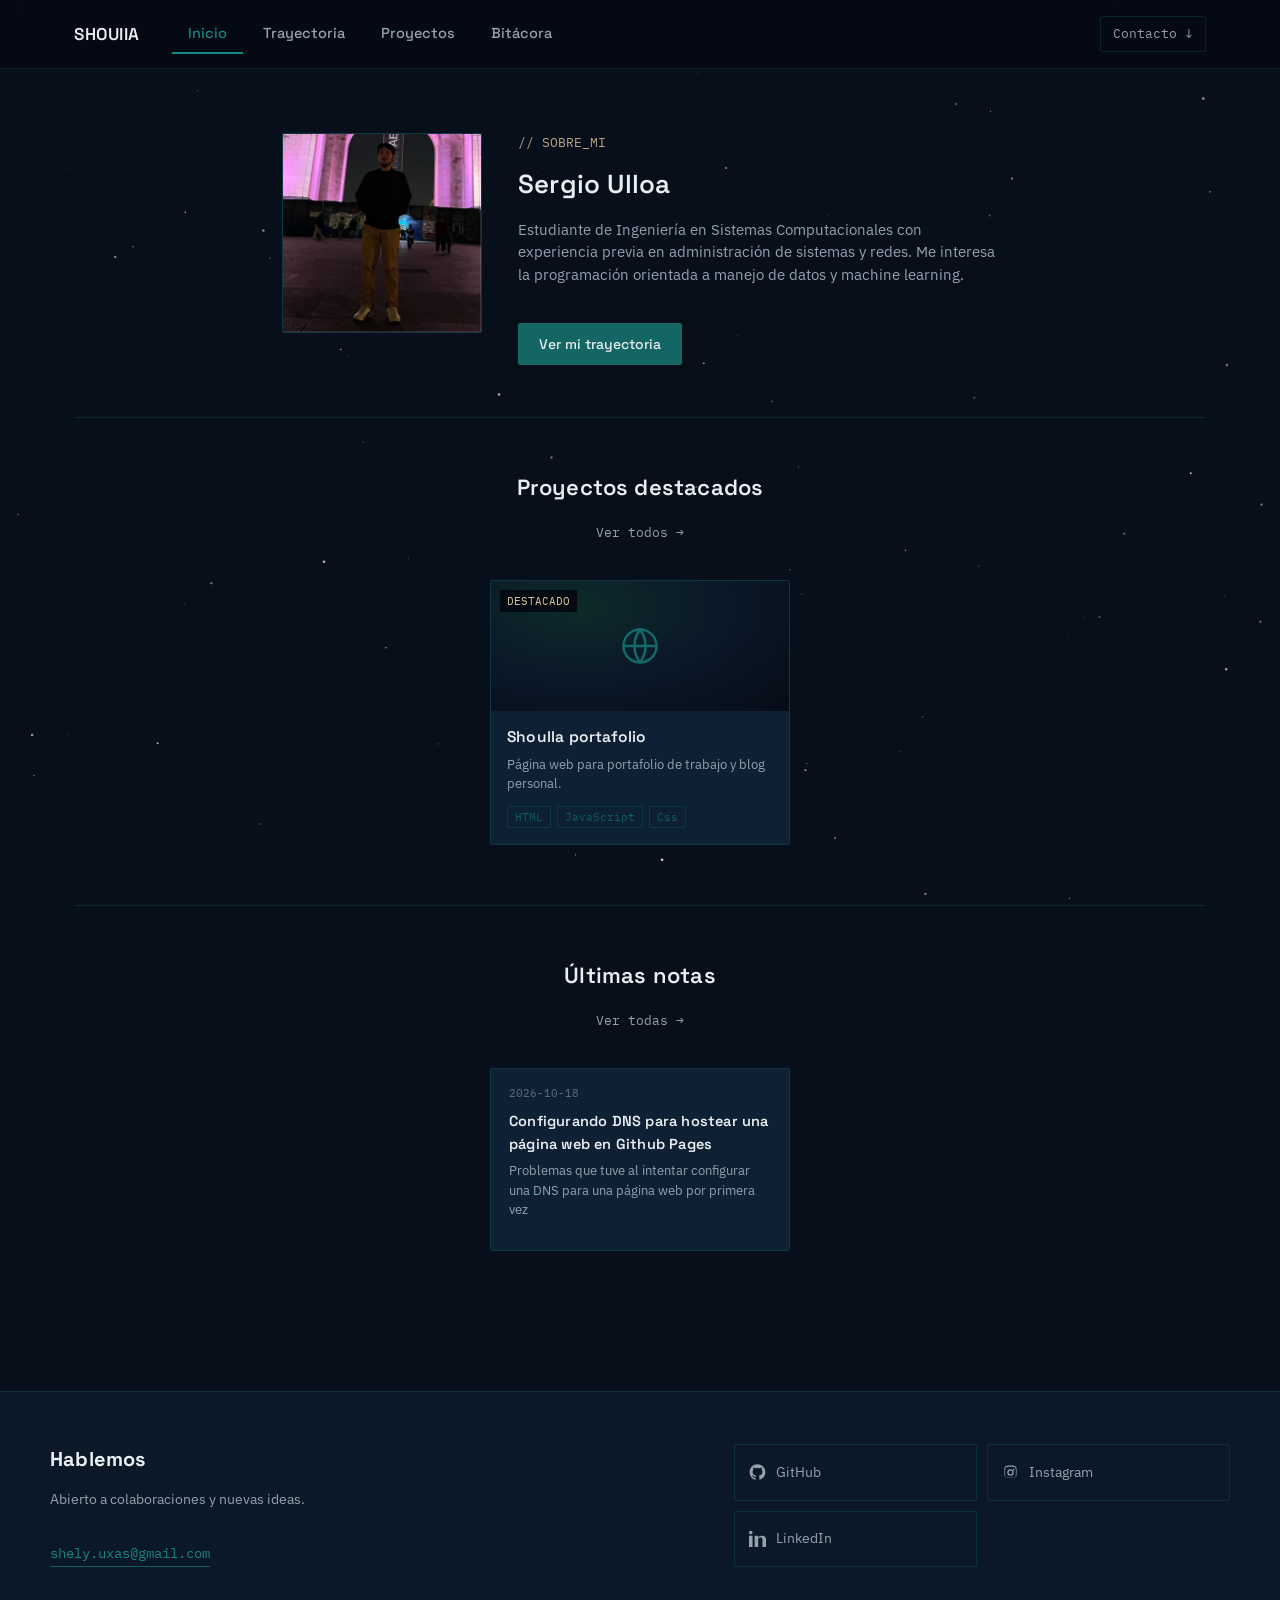
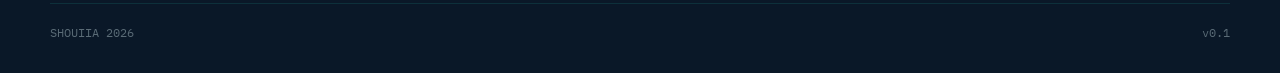
<file: index.html>
<!DOCTYPE html>
<html lang="es">
<head>
<meta charset="UTF-8">
<meta name="viewport" content="width=device-width, initial-scale=1.0, viewport-fit=cover">
<meta name="theme-color" content="#060f1a">
<title>SHOUIIA - Portafolio</title>
<link rel="preconnect" href="https://fonts.googleapis.com">
<link href="https://fonts.googleapis.com/css2?family=Space+Grotesk:wght@400;500;600;700&family=IBM+Plex+Sans:wght@400;500;600&family=IBM+Plex+Mono:wght@400;500&display=swap" rel="stylesheet">

<!-- tokens y base compartida -->
<link rel="stylesheet" href="css/variables.css">
<link rel="stylesheet" href="css/base.css">

<!-- una hoja de estilos por sección -->
<link rel="stylesheet" href="css/header.css">
<link rel="stylesheet" href="css/home.css">
<link rel="stylesheet" href="css/about.css">
<link rel="stylesheet" href="css/projects.css">
<link rel="stylesheet" href="css/blog.css">
<link rel="stylesheet" href="css/footer.css">

<!-- imagenes opcionales (foto de perfil, portadas de proyectos y notas) -->
<link rel="stylesheet" href="css/media.css">

<!-- overrides de accesibilidad, siempre al final -->
<link rel="stylesheet" href="css/motion.css">
</head>
<body>

<canvas id="stars"></canvas>

<div id="header-mount"></div>

<main id="main-mount"></main>

<div id="footer-mount"></div>

<script type="module" src="js/main.js"></script>

</body>
</html>
</file>
<file: css/variables.css>
:root{
  --bg-void:#060f1a;
  --bg-deep:#0A1828;
  --bg-panel:#0e2033;
  --bg-card:#122840;
  --line:rgba(23,133,130,0.22);
  --cyan:#178582;
  --cyan-dim:#0f5f5c;
  --pink:#BFA181;
  --amber:#d9c39c;
  --text:#e9eef2;
  --text-dim:#92a3ae;
  --text-faint:#5a6b76;
  --radius:2px;
}
</file>
<file: css/base.css>
/* ---------- reset & typography ---------- */
*{box-sizing:border-box;}
html{scroll-behavior:smooth;}
body{
  margin:0;
  background:var(--bg-void);
  color:var(--text);
  font-family:'IBM Plex Sans', sans-serif;
  font-size:16px;
  line-height:1.55;
  -webkit-font-smoothing:antialiased;
}
h1,h2,h3{
  font-family:'Space Grotesk', sans-serif;
  margin:0;
  letter-spacing:0.2px;
}
a{color:inherit;text-decoration:none;}
.mono{font-family:'IBM Plex Mono', monospace;}
::selection{background:var(--pink);color:#05070f;}
a:focus-visible, button:focus-visible, .tab:focus-visible, .card:focus-visible{
  outline:2px solid var(--cyan);
  outline-offset:3px;
}
/* los paneles de las pestañas son focusables (tabindex=0): indicador
   discreto por dentro, sin el marco exterior que rompería el layout */
.view:focus-visible{outline:1px solid var(--cyan-dim); outline-offset:-1px;}

/* ---------- starfield backdrop ---------- */
#stars{
  position:fixed; inset:0; z-index:0;
  background:var(--bg-void);
}

/* ---------- page scaffold ---------- */
main{position:relative; z-index:1; max-width:1180px; margin:0 auto; padding:0 24px 80px;}
.view{display:none;}
.view.active{display:block; animation:fadeIn .35s ease both;}
@keyframes fadeIn{from{opacity:0; transform:translateY(6px);} to{opacity:1; transform:translateY(0);}}

/* ---------- shared text / buttons ---------- */
.eyebrow{font-family:'IBM Plex Mono'; font-size:12.5px; color:var(--pink); margin-bottom:14px;}
.btn{
  font-family:'Space Grotesk'; font-weight:500; font-size:14px;
  padding:11px 20px; border-radius:var(--radius); cursor:pointer;
  border:1px solid transparent;
  display:inline-flex; align-items:center; justify-content:center; text-align:center;
}
.btn-primary{background:#146664; color:#e9eef2;}
.btn-ghost{border-color:var(--line); color:var(--text); background:transparent;}

/* ---------- shared back link (lo usan proyectos y bitacora) ---------- */
.back-link{
  font-family:'IBM Plex Mono'; font-size:12.5px; color:var(--text-dim);
  cursor:pointer; display:inline-flex; align-items:center; gap:6px;
  background:none; border:none; padding:10px 0; min-height:44px;
  text-align:left; margin-bottom:14px;
}

/* ---------- shared page header (Trayectoria / Proyectos / Bitácora) ---------- */
.page-title{padding:44px 0 8px;}
.page-title h2{font-size:28px;}
.page-title p{color:var(--text-dim); margin-top:10px; font-size:14.5px; max-width:60ch;}

/* ---------- shared stack chips ---------- */
.stack-row{display:flex; gap:6px; margin-top:12px; flex-wrap:wrap;}
.stack-chip{
  font-family:'IBM Plex Mono'; font-size:10.5px; color:var(--cyan-dim);
  border:1px solid var(--line); padding:2px 7px; border-radius:2px;
}

/* ---------- shared card artwork (used by home rail + projects grid) ---------- */
.capsule-art{
  height:130px; position:relative;
  display:flex; align-items:center; justify-content:center;
  background:radial-gradient(120% 140% at 30% 20%, var(--art-a) 0%, var(--art-b) 40%, #05070f 100%);
}
.capsule-art .tag{
  position:absolute; top:8px; left:8px; font-family:'IBM Plex Mono'; font-size:10.5px;
  background:rgba(5,7,15,0.85); border:1px solid var(--line); padding:3px 7px; border-radius:2px;
  color:var(--amber);
}
.capsule-art svg{width:44px; height:44px; opacity:.75;}
.capsule-body{padding:14px 16px 16px;}
.capsule-body h3{font-size:15.5px; font-weight:600;}
.capsule-body p{font-size:12.5px; color:var(--text-dim); margin-top:6px;}

/* ---------- tactil: objetivo de toque y feedback ---------- */
.card,.capsule,.post-mini,.btn,.tab,.filter-chip,.social-link,.back-link,.see-all{
  touch-action:manipulation;
  -webkit-tap-highlight-color:rgba(23,133,130,.25);
}

/* ---------- hover solo donde existe hover real (en tactil queda "pegado") ---------- */
@media (hover:hover){
  .btn-primary:hover{background:var(--cyan);}
  .btn-ghost:hover{border-color:var(--cyan-dim); color:var(--text);}
  .back-link:hover{color:var(--cyan);}
}

/* ---------- moviles ---------- */
@media (max-width:560px){
  main{padding:0 16px 56px;}
  .btn{min-height:44px;}
  .page-title{padding:32px 0 6px;}
  .page-title h2{font-size:24px;}
}
</file>
<file: css/header.css>
header{
  position:sticky; top:0; z-index:50;
  background:rgba(6,9,20,0.86);
  backdrop-filter:blur(10px);
  border-bottom:1px solid var(--line);
}
.header-inner{
  max-width:1180px; margin:0 auto;
  display:flex; align-items:center; gap:32px;
  padding:14px 24px;
}
.brand{display:flex; align-items:center; gap:10px; flex-shrink:0;}
.brand svg{width:30px; height:30px; display:block;}
.brand-name{font-family:'Space Grotesk'; font-weight:600; font-size:17px; letter-spacing:0.5px;}
.brand-name span{color:var(--cyan);}

nav.tabs{display:flex; gap:4px; flex:1;}
.tab{
  font-family:'Space Grotesk'; font-size:14.5px; font-weight:500;
  color:var(--text-dim);
  padding:10px 16px;
  border-bottom:2px solid transparent;
  cursor:pointer;
  background:none; border-left:none; border-right:none; border-top:none;
  transition:color .15s ease, border-color .15s ease;
  flex:0 0 auto; white-space:nowrap;
}
.tab:hover{color:var(--text);}
.tab.active{color:var(--cyan); border-bottom-color:var(--cyan);}

.contact-link{
  font-family:'IBM Plex Mono'; font-size:12.5px;
  color:var(--text-dim);
  border:1px solid var(--line);
  padding:7px 12px;
  border-radius:var(--radius);
  white-space:nowrap;
  display:inline-flex; align-items:center;
}
.contact-link:hover{border-color:var(--cyan); color:var(--cyan);}

@media (max-width:860px){
  .header-inner{gap:16px; flex-wrap:wrap;}
  nav.tabs{
    order:3; width:100%; overflow-x:auto;
    /* los 4 tabs caben centrados; si no, se desplazan con snap */
    justify-content:safe center; scroll-snap-type:x proximity;
  }
  .tab{scroll-snap-align:start;}
  /* la fila de tabs se desplaza: se hace visible la barra para que se note */
  nav.tabs::-webkit-scrollbar{height:3px;}
  nav.tabs::-webkit-scrollbar-thumb{background:var(--line); border-radius:3px;}
  nav.tabs{scrollbar-width:thin; scrollbar-color:var(--line) transparent;}
}

@media (max-width:560px){
  .header-inner{padding:10px 16px; gap:10px;}
  .brand-name{font-size:15px;}
  .contact-link{padding:8px 10px; font-size:11.5px; min-height:34px;}
  .tab{padding:10px 10px; font-size:13px; min-height:44px;}
}

/* pantallas muy angostas: los 4 tabs en 2x2 para que nunca haya scroll */
@media (max-width:360px){
  nav.tabs{
    display:grid; grid-template-columns:1fr 1fr; gap:0;
    overflow:visible; justify-content:stretch;
  }
  .tab{text-align:center; font-size:12.5px; padding:8px 6px; min-height:40px;}
}
</file>
<file: css/home.css>
/* ---------- section heads (home) ---------- */
.section{padding:52px 0; border-bottom:1px solid var(--line);}
.section:last-child{border-bottom:none;}
.section-head{display:flex; flex-direction:column; align-items:center; text-align:center; gap:6px; margin-bottom:26px;}
.section-head h2{font-size:22px; font-weight:600;}
.section-head .see-all{
  font-family:'IBM Plex Mono'; font-size:12.5px; color:var(--text-dim);
  background:none; border:none; cursor:pointer;
  display:inline-flex; align-items:center; min-height:44px; padding:10px 4px;
}

/* ---------- about brief (top of home) ---------- */
.about-brief{
  /* la foto y el texto se centran como un bloque, no pegados a la izquierda */
  display:grid; grid-template-columns:200px 480px; gap:36px;
  align-items:start; justify-content:center;
}
.about-brief-top{
  padding:64px 0 52px; border-bottom:1px solid var(--line);
}
.about-photo{
  aspect-ratio:1/1; width:100%;
  border:1px dashed var(--line); border-radius:var(--radius);
  display:flex; align-items:center; justify-content:center;
  background:var(--bg-panel); overflow:hidden;
}
/* con foto real el borde deja de ser un marcador de posicion */
.about-photo.has-photo{border-style:solid;}
.about-photo span{font-family:'IBM Plex Mono'; font-size:12px; color:var(--text-faint);}
.about-text .eyebrow{margin-bottom:12px;}
.about-text h2{font-size:26px; font-weight:600;}
.about-text p{color:var(--text-dim); font-size:14.5px; margin-top:14px; max-width:56ch;}
.about-text .btn{margin-top:22px;}

/* ---------- featured projects rail ---------- */
.rail{
  display:flex; gap:16px; overflow-x:auto; padding-bottom:8px; scroll-snap-type:x proximity;
  justify-content:flex-start;
  justify-content:safe center;
}
.rail::-webkit-scrollbar{height:6px;}
.rail::-webkit-scrollbar-thumb{background:var(--line); border-radius:4px;}

.capsule{
  flex:0 0 min(300px, 82vw); scroll-snap-align:start;
  background:var(--bg-panel); border:1px solid var(--line); border-radius:var(--radius);
  cursor:pointer; overflow:hidden; transition:border-color .15s ease, transform .15s ease;
}
@media (hover:hover){
  .capsule:hover{border-color:var(--cyan); transform:translateY(-2px);}
}

/* ---------- ultimas notas: misma mecanica que el rail de proyectos ---------- */
.post-mini{
  flex:0 0 min(300px, 82vw); scroll-snap-align:start;
  background:var(--bg-panel); border:1px solid var(--line); border-radius:var(--radius);
  cursor:pointer; overflow:hidden;
  transition:border-color .15s ease, transform .15s ease;
}
@media (hover:hover){
  .post-mini:hover{border-color:var(--cyan); transform:translateY(-2px);}
}
.post-mini-body{padding:16px 18px 18px;}
.post-mini .date{font-family:'IBM Plex Mono'; font-size:11px; color:var(--text-faint);}
.post-mini h3{font-size:14.5px; margin-top:8px; font-weight:600;}
.post-mini p{font-size:12.5px; color:var(--text-dim); margin-top:6px;}

@media (max-width:860px){
  .about-brief{grid-template-columns:1fr; gap:28px; text-align:center;}
  .about-photo{max-width:200px; margin:0 auto;}
  .about-text p{margin-left:auto; margin-right:auto;}
}
@media (max-width:560px){
  .section{padding:36px 0;}
  .about-brief-top{padding:40px 0 32px;}
  .about-photo{max-width:170px;}
}
</file>
<file: css/about.css>
.about-grid{display:grid; grid-template-columns:1fr 1fr 0.8fr; gap:32px; padding-bottom:60px;}
.about-block.full{grid-column:1 / -1;}
.about-block h3{color:var(--cyan); text-transform:uppercase; letter-spacing:0.6px; font-family:'IBM Plex Mono'; font-weight:500; margin-bottom:18px;}

.timeline{display:flex; flex-direction:column; gap:22px;}
.timeline-item{border-left:2px solid var(--line); padding-left:16px;}
.timeline-item .date{color:var(--text-faint); font-size:11.5px;}
.timeline-item h4{font-family:'Space Grotesk'; font-size:15px; font-weight:600; margin-top:6px;}
.timeline-item p{color:var(--text-dim); font-size:13.5px; margin-top:6px;}

.cert-row{display:flex; gap:14px; flex-wrap:wrap;}
.cert-slot{
  flex:1 1 180px; min-height:84px; border:1px dashed var(--line); border-radius:var(--radius);
  display:flex; align-items:center; justify-content:center; background:var(--bg-panel);
}
.cert-slot span{font-family:'IBM Plex Mono'; font-size:11.5px; color:var(--text-faint);}

@media (max-width:860px){
  .about-grid{grid-template-columns:1fr 1fr;}
}
@media (max-width:560px){
  .about-grid{grid-template-columns:1fr; gap:24px;}
  .about-block h3{margin-bottom:14px;}
  .timeline{gap:18px;}
}
</file>
<file: css/projects.css>
.filters{display:flex; gap:8px; margin:26px 0 30px; flex-wrap:wrap;}
.filter-chip{
  font-family:'IBM Plex Mono'; font-size:12px; padding:7px 13px; border-radius:2px;
  border:1px solid var(--line); color:var(--text-dim); cursor:pointer;
  background:var(--bg-panel);
}
.filter-chip.active{border-color:var(--cyan); color:var(--cyan); background:var(--bg-card);}
@media (hover:hover){
  .filter-chip:hover{border-color:var(--cyan); color:var(--cyan); background:var(--bg-card);}
}

.project-grid{
  display:grid; grid-template-columns:repeat(3, 1fr); gap:16px; padding-bottom:60px;
}
.card{
  background:var(--bg-panel); border:1px solid var(--line); border-radius:var(--radius);
  cursor:pointer; overflow:hidden;
}
@media (hover:hover){
  .card:hover{border-color:var(--cyan);}
}
.card .capsule-art{height:110px;}

/* ---------- project detail ---------- */
.detail{display:none; padding:40px 0 60px;}
.detail.active{display:block; animation:fadeIn .3s ease both;}
.detail-banner{
  height:220px; border-radius:var(--radius); border:1px solid var(--line);
  display:flex; align-items:center; justify-content:center; margin-bottom:26px;
  position:relative; overflow:hidden;
}
.detail-banner svg{width:80px; height:80px;}
.detail-head{display:flex; justify-content:space-between; align-items:flex-start; gap:24px; flex-wrap:wrap;}
.detail-head h2{font-size:26px;}
.detail-head .status{font-family:'IBM Plex Mono'; font-size:12px; color:var(--amber); margin-top:8px;}
.detail-links{display:flex; gap:10px; flex-wrap:wrap;}
.detail-body{display:grid; grid-template-columns:2fr 1fr; gap:40px; margin-top:26px;}
.detail-body p{color:var(--text-dim); font-size:14.5px; margin-bottom:14px;}
.spec-list{border-top:1px solid var(--line);}
.spec-row{display:flex; justify-content:space-between; gap:16px; padding:11px 0; border-bottom:1px solid var(--line); font-size:13px;}
.spec-row span:first-child{color:var(--text-faint); font-family:'IBM Plex Mono'; font-size:11.5px;}
.spec-row span:last-child{overflow-wrap:anywhere; text-align:right;}

@media (max-width:860px){
  .project-grid{grid-template-columns:1fr 1fr;}
  .detail-body{grid-template-columns:1fr;}
}
@media (max-width:560px){
  .project-grid{grid-template-columns:1fr; gap:12px;}
  .filter-chip{padding:10px 14px; font-size:13px;}
  .detail-banner{height:150px;}
  .detail-head h2{font-size:22px;}
  .detail{padding:28px 0 48px;}
}
</file>
<file: css/blog.css>
.post-list{display:flex; flex-direction:column; padding-bottom:60px;}
.post-entry{
  display:grid; grid-template-columns:110px 1fr; gap:22px;
  padding:22px 0; border-bottom:1px solid var(--line); cursor:pointer;
}
@media (hover:hover){
  .post-entry:hover h3{color:var(--cyan);}
}
.post-entry .date{font-family:'IBM Plex Mono'; font-size:12px; color:var(--text-faint); padding-top:2px;}
.post-entry h3{font-size:16.5px; font-weight:600; transition:color .15s ease;}
.post-entry p{font-size:13.5px; color:var(--text-dim); margin-top:6px;}
.post-entry .tag{font-family:'IBM Plex Mono'; font-size:10.5px; color:var(--pink); margin-top:8px; display:inline-block;}

.post-detail{display:none; padding:40px 0 60px; max-width:70ch;}
.post-detail.active{display:block; animation:fadeIn .3s ease both;}
.post-detail .date{font-family:'IBM Plex Mono'; font-size:12px; color:var(--text-faint);}
.post-detail h2{font-size:26px; margin-top:10px;}
.post-detail .content{margin-top:20px; color:var(--text-dim); font-size:15px;}
.post-detail .content p{margin-bottom:14px;}

@media (max-width:560px){
  .post-entry{grid-template-columns:1fr; gap:4px; padding:18px 0;}
  .post-detail{padding:32px 0 48px;}
  .post-detail h2{font-size:22px;}
}
</file>
<file: css/footer.css>
footer{
  position:relative; z-index:1;
  border-top:1px solid var(--line);
  background:var(--bg-deep);
  padding:52px 24px 30px;
}
.footer-inner{max-width:1180px; margin:0 auto; display:grid; grid-template-columns:1.3fr 1fr; gap:40px;}
.footer-inner h2{font-size:20px; margin-bottom:10px;}
.footer-inner .lede{color:var(--text-dim); font-size:14px; max-width:44ch;}
.footer-email{
  display:inline-block; margin-top:18px; font-family:'IBM Plex Mono'; font-size:14px;
  color:var(--cyan); border-bottom:1px solid var(--cyan-dim); padding-bottom:2px;
}
.footer-email:hover{color:#7cf3f0;}
.social-grid{display:grid; grid-template-columns:1fr 1fr; gap:10px;}
.social-link{
  display:flex; align-items:center; gap:10px;
  border:1px solid var(--line); padding:12px 14px; border-radius:var(--radius);
  font-size:13.5px; color:var(--text-dim);
}
.social-link svg{width:17px; height:17px; flex-shrink:0;}
@media (hover:hover){
  .social-link:hover{border-color:var(--pink); color:var(--text);}
}
.footer-base{
  max-width:1180px; margin:36px auto 0; padding-top:20px; border-top:1px solid var(--line);
  display:flex; justify-content:space-between; color:var(--text-faint); font-size:12px;
  font-family:'IBM Plex Mono';
}

@media (max-width:860px){
  .footer-inner{grid-template-columns:1fr;}
}
@media (max-width:560px){
  footer{padding:36px 16px 24px;}
  .social-grid{grid-template-columns:1fr;}
  .footer-base{flex-direction:column; gap:6px;}
}
</file>
<file: css/media.css>
/* ---------- imagenes opcionales ---------- */
/* Las imagenes son contenido opcional: si el archivo no existe o la ruta
   esta vacia, la imagen simplemente no se renderiza y queda el fondo
   (degradado, icono o placeholder) que hay debajo. */

/* imagen sobre el arte de las cards: el icono y el degradado quedan de respaldo */
.capsule-art img,.detail-banner img{
  position:absolute; inset:0; width:100%; height:100%;
  object-fit:cover; display:block; z-index:1;
}
.capsule-art .tag{z-index:2;}

/* foto de la biografia */
.about-photo{position:relative; overflow:hidden;}
.about-photo img{
  position:absolute; inset:0; width:100%; height:100%;
  object-fit:cover; display:block; z-index:1;
}

/* portada de la nota */
.post-cover{
  margin:18px 0; border:1px solid var(--line); border-radius:var(--radius);
  overflow:hidden; aspect-ratio:16/9; background:var(--bg-panel);
}
.post-cover img{width:100%; height:100%; object-fit:cover; display:block;}

/* banda de portada en la miniatura de la nota */
.post-art{height:96px; overflow:hidden; border-bottom:1px solid var(--line); background:var(--bg-card);}
.post-art img{width:100%; height:100%; object-fit:cover; display:block;}

/* imagenes dentro del texto de la nota */
.post-detail .content img{
  width:100%; border:1px solid var(--line); border-radius:var(--radius);
  margin:16px 0; display:block;
}
</file>
<file: css/motion.css>
@media (prefers-reduced-motion: reduce){
  html{scroll-behavior:auto;}
  .view.active, .detail.active, .post-detail.active{animation:none;}
  .capsule:hover{transform:none;}
}
</file>
